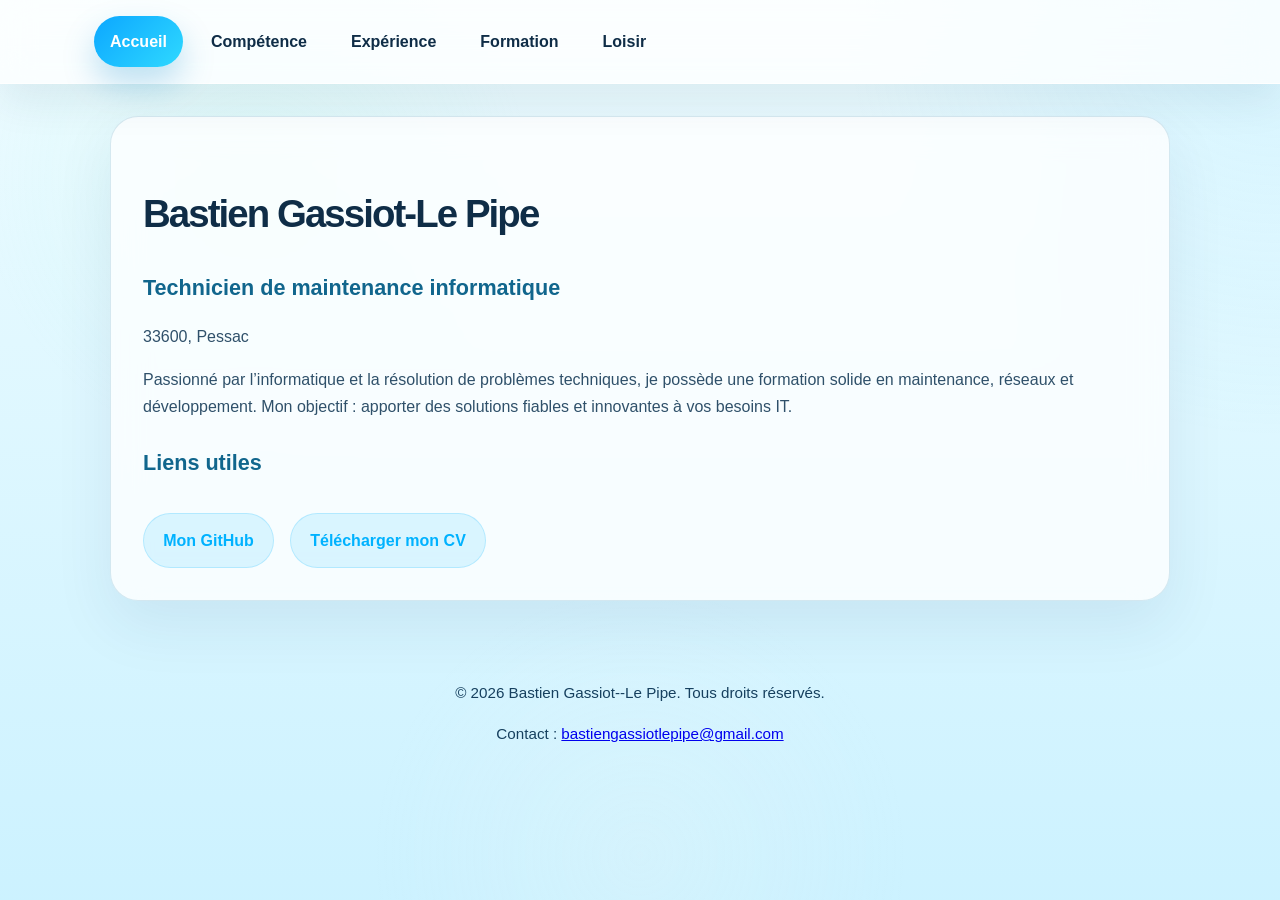
<file: index.html>
<!DOCTYPE html>
<html lang="fr">
<head>
    <meta charset="UTF-8">
    <meta name="viewport" content="width=device-width, initial-scale=1.0">
    <title>Portfolio - Bastien Gassiot-Le Pipe</title>
    <link rel="stylesheet" href="styles.css">
</head>
<body>
    <header>
        <nav>
            <ul>
                <li><a href="index.html" class="active">Accueil</a></li>
                <li><a href="competence.html">Compétence</a></li>
                <li><a href="experience.html">Expérience</a></li>
                <li><a href="formation.html">Formation</a></li>
                <li><a href="loisir.html">Loisir</a></li>
            </ul>
        </nav>
    </header>
    <main>
        <section>
            <h1>Bastien Gassiot-Le Pipe</h1>
            <h2>Technicien de maintenance informatique</h2>

            <p>33600, Pessac</p>

            <p>
                Passionné par l’informatique et la résolution de problèmes techniques,
                je possède une formation solide en maintenance, réseaux et développement.
                Mon objectif : apporter des solutions fiables et innovantes à vos besoins IT.
            </p>

            <h2>Liens utiles</h2>

            <div class="quick-links">
                <a href="https://github.com/bgassiot" target="_blank">
                    Mon GitHub
                </a>

                <a href="CV.pdf" download>
                    Télécharger mon CV
                </a>
            </div>
        </section>
    </main>
    <footer>
        <p>&copy; 2026 Bastien Gassiot--Le Pipe. Tous droits réservés.</p>

        <p>
            Contact :
            <a href="mailto:tonmail@email.fr">
                bastiengassiotlepipe@gmail.com
            </a>
        </p>
    </footer>
</body>
</html>
</file>
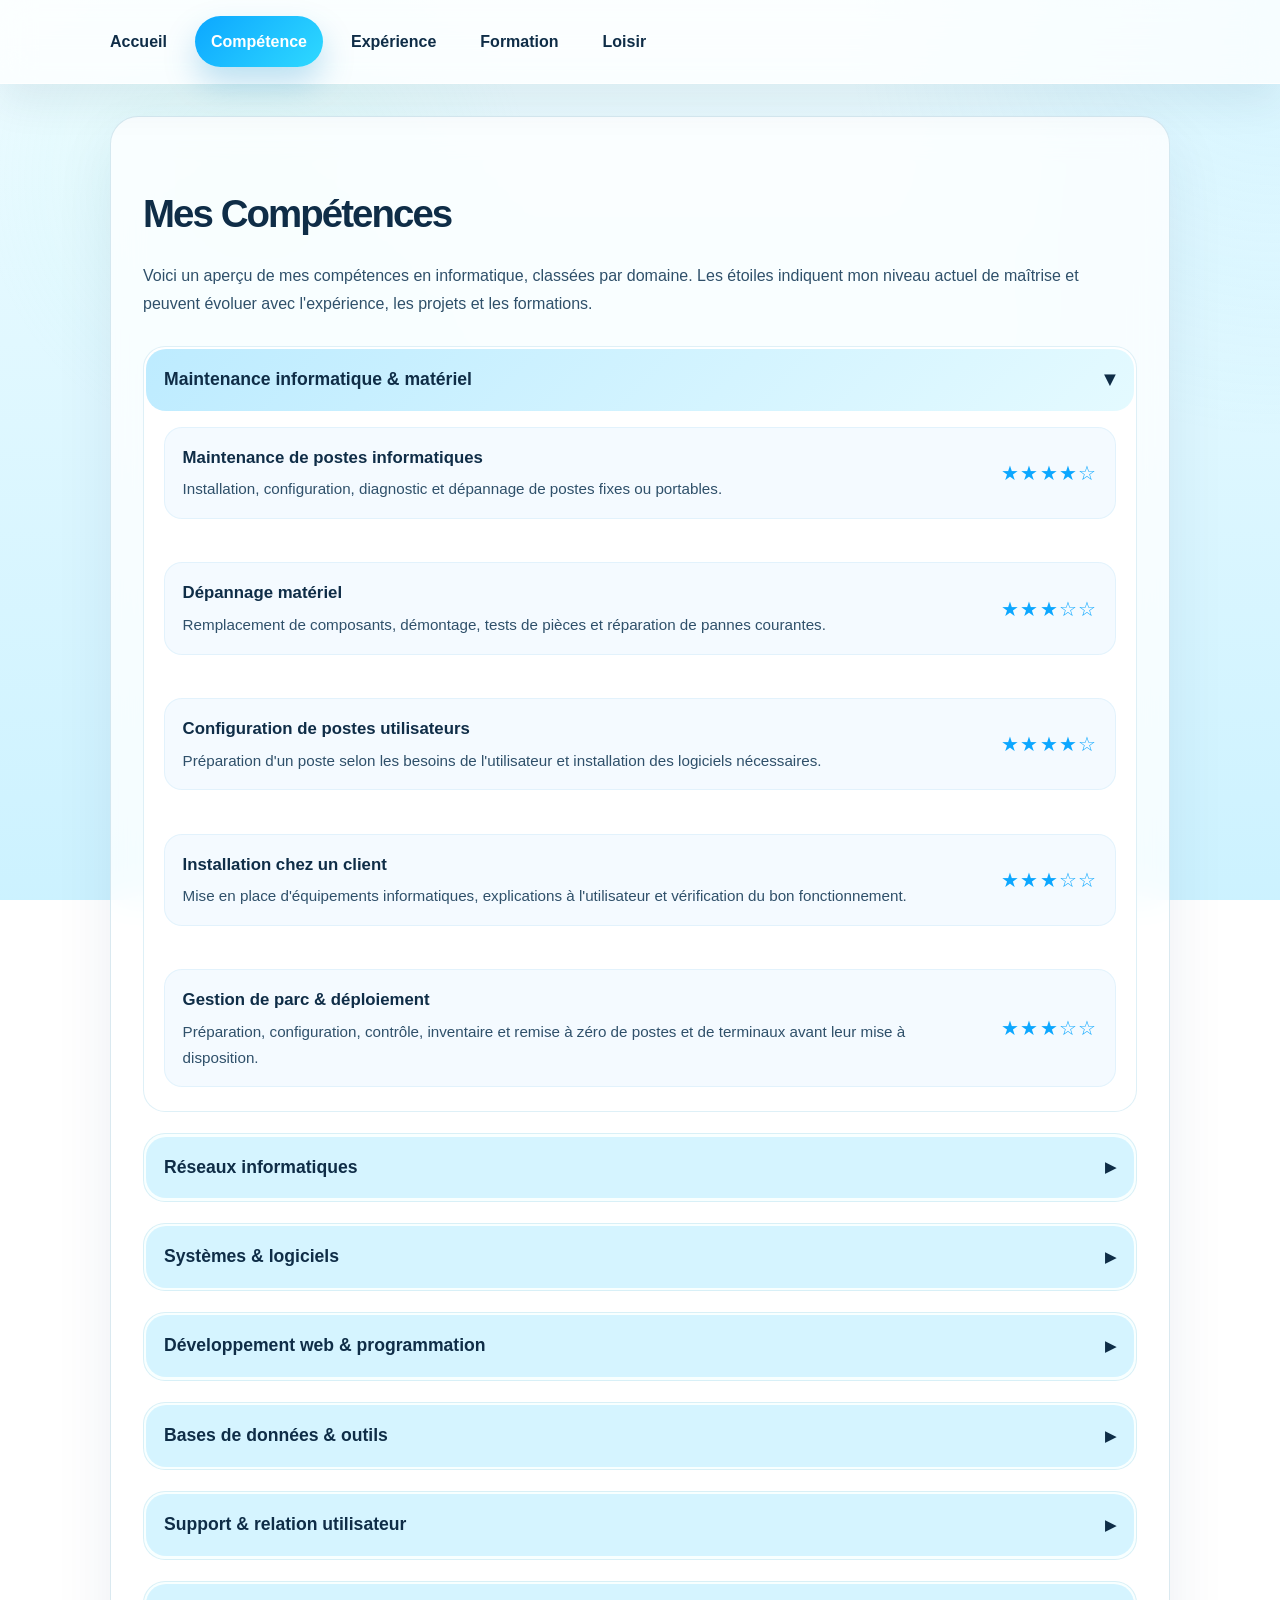
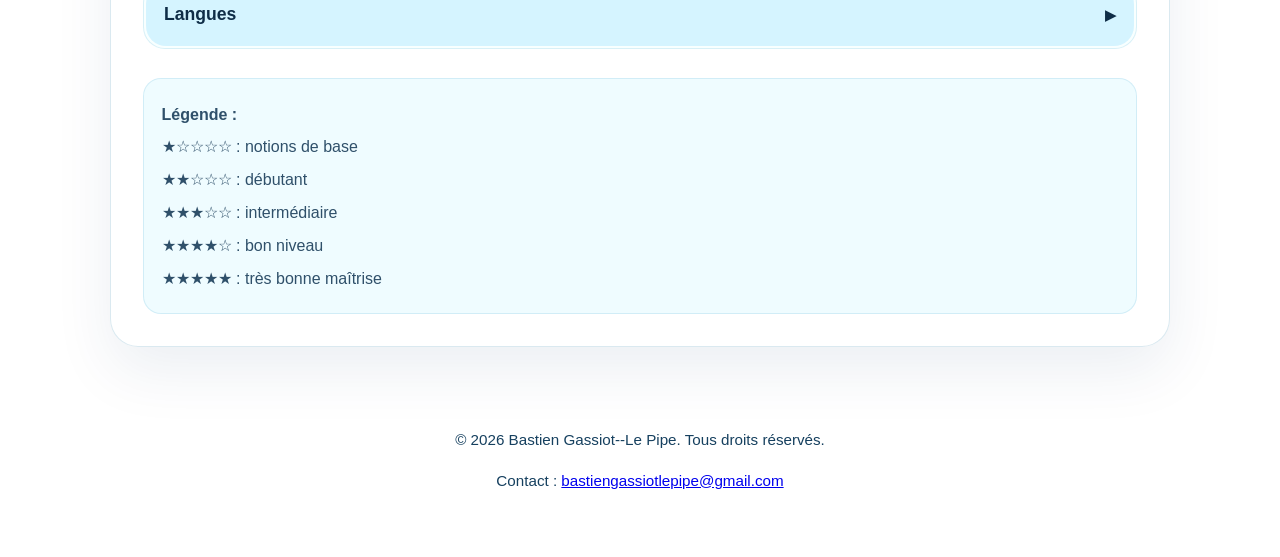
<file: competence.html>
<!DOCTYPE html>
<html lang="fr">
<head>
    <meta charset="UTF-8">
    <meta name="viewport" content="width=device-width, initial-scale=1.0">
    <title>Compétences - Bastien Gassiot-Le Pipe</title>
    <link rel="stylesheet" href="styles.css">
</head>
<body>
    <header>
        <nav>
            <ul>
                <li><a href="index.html">Accueil</a></li>
                <li><a href="competence.html" class="active">Compétence</a></li>
                <li><a href="experience.html">Expérience</a></li>
                <li><a href="formation.html">Formation</a></li>
                <li><a href="loisir.html">Loisir</a></li>
            </ul>
        </nav>
    </header>

    <main>
        <section>
            <h1>Mes Compétences</h1>

            <p class="intro-competences">
                Voici un aperçu de mes compétences en informatique, classées par domaine. Les étoiles indiquent mon niveau actuel de maîtrise et peuvent évoluer avec l'expérience, les projets et les formations.
            </p>

            <details open>
                <summary>Maintenance informatique & matériel</summary>

                <div class="competence-category">
                    <article class="skill-card">
                        <div>
                            <h3>Maintenance de postes informatiques</h3>
                            <p>Installation, configuration, diagnostic et dépannage de postes fixes ou portables.</p>
                        </div>
                        <div class="stars" aria-label="Niveau à modifier">★★★★☆</div>
                    </article>

                    <article class="skill-card">
                        <div>
                            <h3>Dépannage matériel</h3>
                            <p>Remplacement de composants, démontage, tests de pièces et réparation de pannes courantes.</p>
                        </div>
                        <div class="stars" aria-label="Niveau à modifier">★★★☆☆</div>
                    </article>

                    <article class="skill-card">
                        <div>
                            <h3>Configuration de postes utilisateurs</h3>
                            <p>Préparation d'un poste selon les besoins de l'utilisateur et installation des logiciels nécessaires.</p>
                        </div>
                        <div class="stars" aria-label="Niveau à modifier">★★★★☆</div>
                    </article>

                    <article class="skill-card">
                        <div>
                            <h3>Installation chez un client</h3>
                            <p>Mise en place d'équipements informatiques, explications à l'utilisateur et vérification du bon fonctionnement.</p>
                        </div>
                        <div class="stars" aria-label="Niveau à modifier">★★★☆☆</div>
                    </article>

                    <article class="skill-card">
                        <div>
                            <h3>Gestion de parc & déploiement</h3>
                            <p>Préparation, configuration, contrôle, inventaire et remise à zéro de postes et de terminaux avant leur mise à disposition.</p>
                        </div>
                        <div class="stars" aria-label="Niveau intermédiaire">★★★☆☆</div>
                    </article>
                </div>
            </details>

            <details>
                <summary>Réseaux informatiques</summary>

                <div class="competence-category">
                    <article class="skill-card">
                        <div>
                            <h3>Câblage réseau</h3>
                            <p>Réalisation, test et organisation de câbles RJ45, brassage, switchs et routeurs.</p>
                        </div>
                        <div class="stars" aria-label="Niveau à modifier">★★☆☆☆</div>
                    </article>

                    <article class="skill-card">
                        <div>
                            <h3>Configuration réseau de base</h3>
                            <p>Paramétrage IP, DNS, connexion au domaine et résolution de problèmes réseau courants.</p>
                        </div>
                        <div class="stars" aria-label="Niveau à modifier">★★☆☆☆</div>
                    </article>

                    <article class="skill-card">
                        <div>
                            <h3>Analyse de problèmes réseau</h3>
                            <p>Identification des causes possibles d'une panne réseau et recherche de solutions adaptées.</p>
                        </div>
                        <div class="stars" aria-label="Niveau à modifier">★★☆☆☆</div>
                    </article>
                </div>
            </details>

            <details>
                <summary>Systèmes & logiciels</summary>

                <div class="competence-category">
                    <article class="skill-card">
                        <div>
                            <h3>Windows</h3>
                            <p>Installation, configuration, dépannage, gestion des paramètres système et support utilisateur.</p>
                        </div>
                        <div class="stars" aria-label="Niveau à modifier">★★★★☆</div>
                    </article>

                    <article class="skill-card">
                        <div>
                            <h3>Linux</h3>
                            <p>Utilisation, configuration de base, terminal, installation de logiciels et résolution de problèmes courants.</p>
                        </div>
                        <div class="stars" aria-label="Niveau à modifier">★★★☆☆</div>
                    </article>

                    <article class="skill-card">
                        <div>
                            <h3>Suite bureautique</h3>
                            <p>Utilisation de Microsoft Office et LibreOffice pour la rédaction, les tableaux et la mise en forme de documents.</p>
                        </div>
                        <div class="stars" aria-label="Niveau à modifier">★★★★☆</div>
                    </article>

                    <article class="skill-card">
                        <div>
                            <h3>Apache</h3>
                            <p>Installation et utilisation dans le cadre de projets web et d'environnements de développement.</p>
                        </div>
                        <div class="stars" aria-label="Niveau à modifier">★★★☆☆</div>
                    </article>

                    <article class="skill-card">
                        <div>
                            <h3>Jamf Pro</h3>
                            <p>Enrôlement, gestion, déploiement, mise à jour, effacement et réinitialisation d’iPad.</p>
                        </div>
                        <div class="stars" aria-label="Niveau intermédiaire">★★★☆☆</div>
                    </article>

                    <article class="skill-card">
                        <div>
                            <h3>Microsoft Entra ID & MFA</h3>
                            <p>Accompagnement au déploiement de la double authentification, vérification et validation des configurations utilisateurs.</p>
                        </div>
                        <div class="stars" aria-label="Niveau intermédiaire">★★★☆☆</div>
                    </article>

                    <article class="skill-card">
                        <div>
                            <h3>Proxmox</h3>
                            <p>Déploiement et utilisation de machines virtuelles dans le cadre de projets et de stages.</p>
                        </div>
                        <div class="stars" aria-label="Niveau débutant">★★☆☆☆</div>
                    </article>
                </div>
            </details>

            <details>
                <summary>Développement web & programmation</summary>

                <div class="competence-category">
                    <article class="skill-card">
                        <div>
                            <h3>HTML5</h3>
                            <p>Création de pages web structurées, lisibles et adaptées à différents contenus.</p>
                        </div>
                        <div class="stars" aria-label="Niveau à modifier">★★★★☆</div>
                    </article>

                    <article class="skill-card">
                        <div>
                            <h3>CSS</h3>
                            <p>Mise en forme de pages web, responsive design, couleurs, espacements et amélioration visuelle.</p>
                        </div>
                        <div class="stars" aria-label="Niveau à modifier">★☆☆☆☆</div>
                    </article>

                    <article class="skill-card">
                        <div>
                            <h3>PHP</h3>
                            <p>Création de fonctionnalités côté serveur et interaction avec des bases de données.</p>
                        </div>
                        <div class="stars" aria-label="Niveau à modifier">★★★★☆</div>
                    </article>

                    <article class="skill-card">
                        <div>
                            <h3>Java</h3>
                            <p>Programmation orientée objet, exercices et projets réalisés dans le cadre de la formation.</p>
                        </div>
                        <div class="stars" aria-label="Niveau à modifier">★★☆☆☆</div>
                    </article>

                    <article class="skill-card">
                        <div>
                            <h3>JavaScript</h3>
                            <p>Utilisation pour des projets web et des projets personnels, notamment l'automatisation et les bots Discord.</p>
                        </div>
                        <div class="stars" aria-label="Niveau à modifier">★☆☆☆☆</div>
                    </article>

                    <article class="skill-card">
                        <div>
                            <h3>WinDev & WebDev</h3>
                            <p>Modification d’interfaces, ajout de fonctionnalités, traitement de données et évolution d’applications existantes.</p>
                        </div>
                        <div class="stars" aria-label="Niveau intermédiaire">★★★☆☆</div>
                    </article>

                    <article class="skill-card">
                        <div>
                            <h3>Visual Basic</h3>
                            <p>Modification d’un outil Microsoft Access, correction de requêtes et création de fonctions automatisées.</p>
                        </div>
                        <div class="stars" aria-label="Niveau débutant">★★☆☆☆</div>
                    </article>

                    <article class="skill-card">
                        <div>
                            <h3>Python</h3>
                            <p>Notions de programmation acquises lors de projets d’initiation et d’exercices pratiques.</p>
                        </div>
                        <div class="stars" aria-label="Notions de base">★☆☆☆☆</div>
                    </article>
                </div>
            </details>

            <details>
                <summary>Bases de données & outils</summary>

                <div class="competence-category">
                    <article class="skill-card">
                        <div>
                            <h3>SQL</h3>
                            <p>Création, modification et interrogation de bases de données relationnelles.</p>
                        </div>
                        <div class="stars" aria-label="Niveau à modifier">★★★★☆</div>
                    </article>

                    <article class="skill-card">
                        <div>
                            <h3>MySQL</h3>
                            <p>Gestion de bases de données dans le cadre de projets web et de formation.</p>
                        </div>
                        <div class="stars" aria-label="Niveau à modifier">★★★★☆</div>
                    </article>

                    <article class="skill-card">
                        <div>
                            <h3>Microsoft Access</h3>
                            <p>Modification d'outils existants, requêtes, formulaires et automatisation avec Visual Basic.</p>
                        </div>
                        <div class="stars" aria-label="Niveau à modifier">★★☆☆☆</div>
                    </article>

                    <article class="skill-card">
                        <div>
                            <h3>GitLab</h3>
                            <p>Utilisation pour le suivi de projets, la gestion de versions et le travail organisé sur du code.</p>
                        </div>
                        <div class="stars" aria-label="Niveau à modifier">★★★☆☆</div>
                    </article>
                </div>
            </details>

            <details>
                <summary>Support & relation utilisateur</summary>

                <div class="competence-category">
                    <article class="skill-card">
                        <div>
                            <h3>Support informatique</h3>
                            <p>Assistance aux utilisateurs, diagnostic, résolution de problèmes et accompagnement à distance ou sur site.</p>
                        </div>
                        <div class="stars" aria-label="Niveau à modifier">★★★☆☆</div>
                    </article>

                    <article class="skill-card">
                        <div>
                            <h3>Service client</h3>
                            <p>Écoute du besoin, explications claires, patience et adaptation au niveau technique de l'utilisateur.</p>
                        </div>
                        <div class="stars" aria-label="Niveau à modifier">★☆☆☆☆</div>
                    </article>

                    <article class="skill-card">
                        <div>
                            <h3>Gestion de tickets avec Jira</h3>
                            <p>Suivi de demandes dans Jira, priorisation, documentation des actions et coordination avec les équipes techniques.</p>
                        </div>
                        <div class="stars" aria-label="Niveau à modifier">★★★☆☆</div>
                    </article>
                </div>
            </details>

            <details>
                <summary>Langues</summary>

                <div class="competence-category">
                    <article class="skill-card">
                        <div>
                            <h3>Français</h3>
                            <p>Langue maternelle.</p>
                        </div>
                        <div class="stars" aria-label="Niveau à modifier">★★★★★</div>
                    </article>

                    <article class="skill-card">
                        <div>
                            <h3>Anglais technique</h3>
                            <p>Lecture de documentation technique, compréhension de messages d'erreur et recherche de solutions.</p>
                        </div>
                        <div class="stars" aria-label="Niveau à modifier">★★★★☆</div>
                    </article>
                </div>
            </details>

            <div class="legend">
                <p><strong>Légende :</strong></p>
                <p>★☆☆☆☆ : notions de base</p>
                <p>★★☆☆☆ : débutant</p>
                <p>★★★☆☆ : intermédiaire</p>
                <p>★★★★☆ : bon niveau</p>
                <p>★★★★★ : très bonne maîtrise</p>
            </div>
        </section>
    </main>
    <footer>
        <p>&copy; 2026 Bastien Gassiot--Le Pipe. Tous droits réservés.</p>

        <p>
            Contact :
            <a href="mailto:tonmail@email.fr">
                bastiengassiotlepipe@gmail.com
            </a>
        </p>
    </footer>
</body>
</html>
</file>
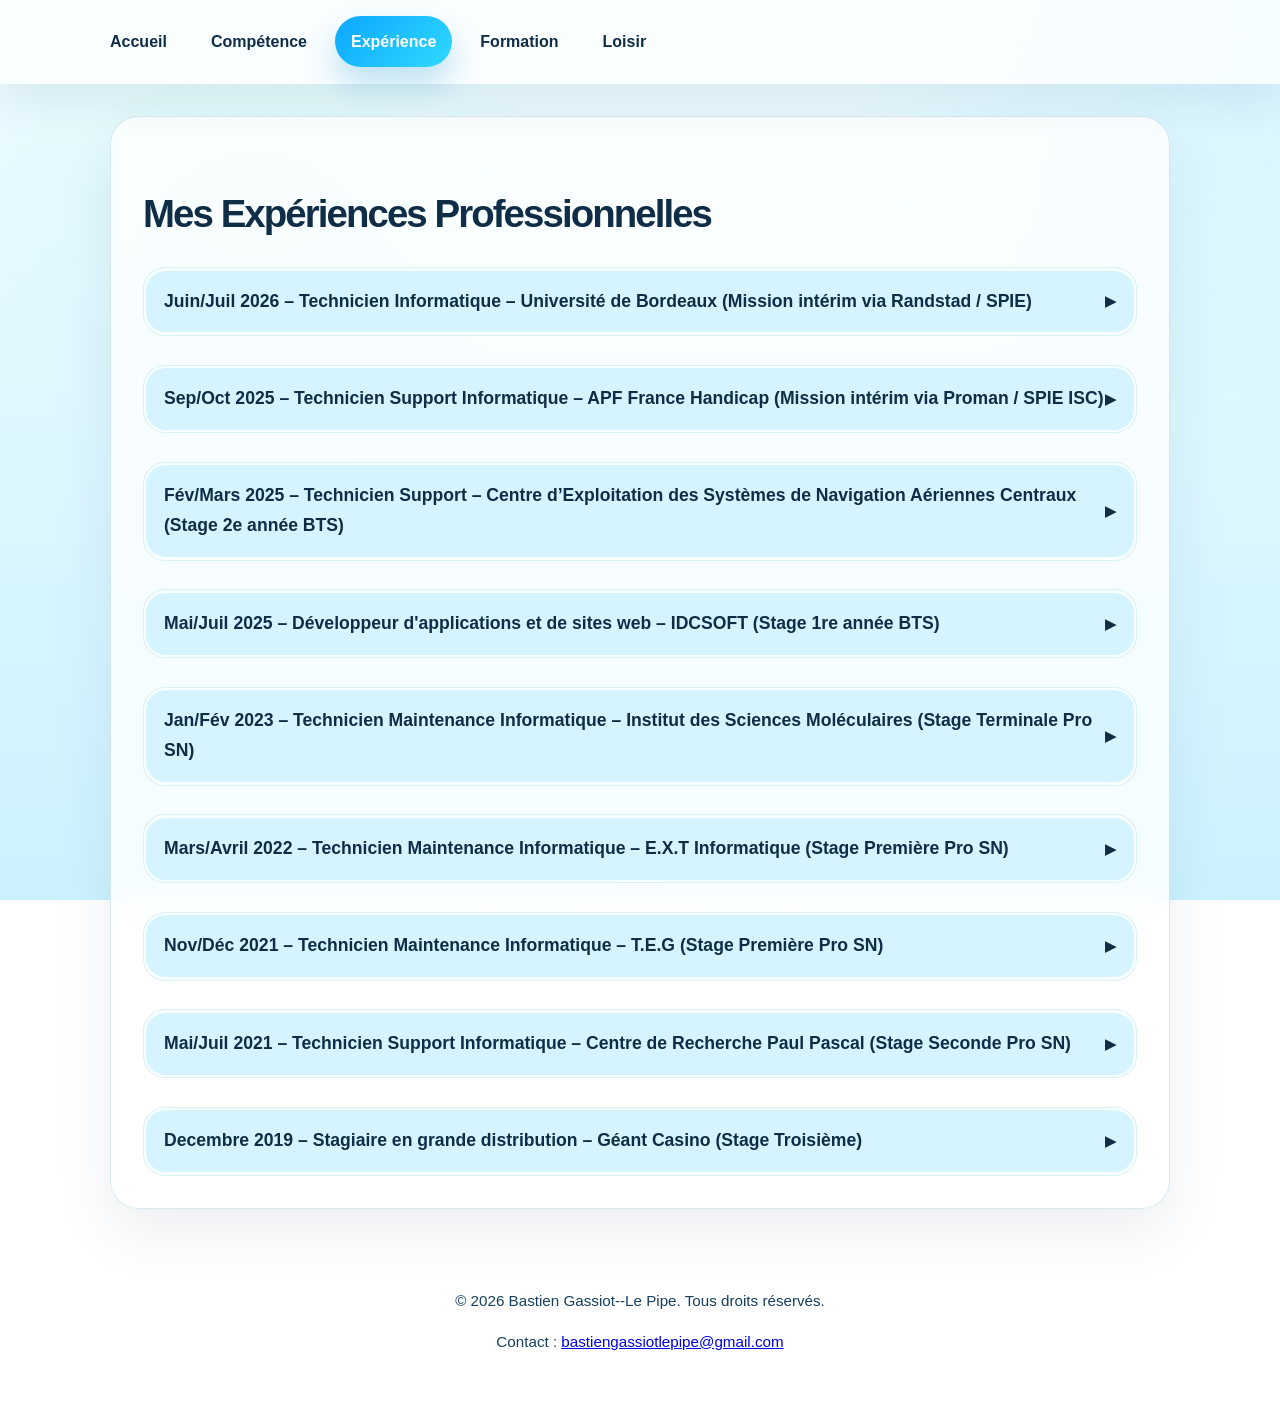
<file: experience.html>
<!DOCTYPE html>
<html lang="fr">
<head>
    <meta charset="UTF-8">
    <meta name="viewport" content="width=device-width, initial-scale=1.0">
    <title>Expériences - Bastien Gassiot-Le Pipe</title>
    <link rel="stylesheet" href="styles.css">
</head>
<body>
    <header>
        <nav>
            <ul>
                <li><a href="index.html">Accueil</a></li>
                <li><a href="competence.html">Compétence</a></li>
                <li><a href="experience.html" class="active">Expérience</a></li>
                <li><a href="formation.html">Formation</a></li>
                <li><a href="loisir.html">Loisir</a></li>
            </ul>
        </nav>
    </header>
    <main>
        <section>
            <h1>Mes Expériences Professionnelles</h1>
            <article>
                <details>
                    <summary>Juin/Juil 2026 – Technicien Informatique – Université de Bordeaux (Mission intérim via Randstad / SPIE)</summary>
                    <ul>
                        <li>Configuration et préparation de nouveaux iPad destinés aux sessions d’examen</li>
                        <li>Enrôlement, gestion et déploiement des appareils à l’aide de Jamf Pro</li>
                        <li>Mise à jour, effacement et réinitialisation des tablettes déjà utilisées</li>
                        <li>Contrôle des configurations et préparation du matériel avant sa mise à disposition</li>
                    </ul>
                </details>
            </article>
            <article>
                <details>
                    <summary>Sep/Oct 2025 – Technicien Support Informatique – APF France Handicap (Mission intérim via Proman / SPIE ISC)</summary>
                    <ul>
                        <li>Gestion et suivi des tickets sur Jira pour la mise en place de la double authentification (MFA) Microsoft via Entra ID</li>
                        <li>Assistance aux utilisateurs à distance et coordination avec les équipes techniques</li>
                        <li>Vérification et validation des configurations MFA sur l’ensemble des sites APF France Handicap</li>
                    </ul>
                </details>
            </article>
            <article>
                <details>
                    <summary>Fév/Mars 2025 – Technicien Support – Centre d’Exploitation des Systèmes de Navigation Aériennes Centraux (Stage 2e année BTS)</summary>
                    <ul>
                        <li>Modification d’un outil Access en Visual Basic lié aux plans de vol</li>
                        <li>Ajout d’un champ</li>
                        <li>Correction de requêtes</li>
                        <li>Création d’une fonction de comparaison automatique</li>
                    </ul>
                </details>
            </article>
            <article>
                <details>
                    <summary>Mai/Juil 2025 – Développeur d'applications et de sites web – IDCSOFT (Stage 1re année BTS)</summary>
                    <ul>
                        <li>Prise en main des environnements Windev et Webdev via un exercice complet (gestion d’utilisateurs, hiérarchies, génération de factures)</li>
                        <li>Participation à des projets réels : modifications d’interfaces et ajout de fonctionnalités</li>
                        <li>Restructuration du système de création de factures par lignes et amélioration du document imprimé</li>
                        <li>Création d’onglets statistiques avec calculs automatiques à partir de champs de saisie</li>
                        <li>Réorganisation et traitement de données financières dans Excel</li>
                        <li>Prise en charge de demandes clients (analyse, modifications, tests et présentation des évolutions)</li>
                        <li>Accompagnement et formation d’un nouveau stagiaire en fin de période</li>
                    </ul>
                </details>
            </article>
            <article>
                <details>
                    <summary>Jan/Fév 2023 – Technicien Maintenance Informatique – Institut des Sciences Moléculaires (Stage Terminale Pro SN)</summary>
                    <ul>
                        <li>Assistance au service informatique pour la maintenance des postes (Windows et Linux)</li>
                        <li>Création d’un site web interne de gestion de switchs</li>
                        <li>Mise en place d’une base de données</li>
                        <li>Déploiement sur machine virtuelle via Proxmox</li>
                    </ul>
                </details>
            </article>
            <article>
                <details>
                    <summary>Mars/Avril 2022 – Technicien Maintenance Informatique – E.X.T Informatique (Stage Première Pro SN)</summary>
                    <ul>
                        <li>Installation de Windows</li>
                        <li>Clonage de disques</li>
                        <li>Remplacement de composants (HDD→SSD, clavier)</li>
                        <li>Réparation de PC fixes et portables</li>
                        <li>Montage de machines</li>
                        <li>Prise de contact avec des clients (appels, conseils, explications)</li>
                    </ul>
                </details>
            </article>
            <article>
                <details>
                    <summary>Nov/Déc 2021 – Technicien Maintenance Informatique – T.E.G (Stage Première Pro SN)</summary>
                    <ul>
                        <li>Réparation de caisses informatiques (remplacement de carte mère, dépannage matériel)</li>
                        <li>Installation de monnayeurs et de caisses tactiles</li>
                        <li>Assistance sur site client (boulangerie, boucherie, etc.)</li>
                        <li>Passage de câbles et préparation de matériel en atelier</li>
                    </ul>
                </details>
            </article>
            <article>
                <details>
                    <summary>Mai/Juil 2021 – Technicien Support Informatique – Centre de Recherche Paul Pascal (Stage Seconde Pro SN)</summary>
                    <ul>
                        <li>Installation et configuration de postes informatiques (Windows) avec paramétrage DNS et intégration au domaine.</li>
                        <li>Mise en place d’un serveur et réalisation de câblages réseau (création, test, réparation et étiquetage de câbles RJ45).</li>
                        <li>Inventaire matériel informatique et assistance à la maintenance du parc (PC fixes et portables).</li>
                        <li>Initiation à la programmation Python (création d’un petit jeu).</li>
                        <li>Réalisation d’une pièce mécanique sur fraiseuse à commande numérique (CAO avec Solidworks, usinage aluminium).</li>
                    </ul>
                </details>
            </article>
            <article>
                <details>
                    <summary>Decembre 2019 – Stagiaire en grande distribution – Géant Casino (Stage Troisième)</summary>
                    <ul>
                        <li>Mise en rayon d'articles</li>
                        <li>Facing (Refaire la présentation des articles d'un rayon)</li>
                        <li>Etiquetage d'articles</li>
                    </ul>
                </details>
            </article>
        </section>
    </main>
    <footer>
        <p>&copy; 2026 Bastien Gassiot--Le Pipe. Tous droits réservés.</p>

        <p>
            Contact :
            <a href="mailto:tonmail@email.fr">
                bastiengassiotlepipe@gmail.com
            </a>
        </p>
    </footer>
</html>
</file>
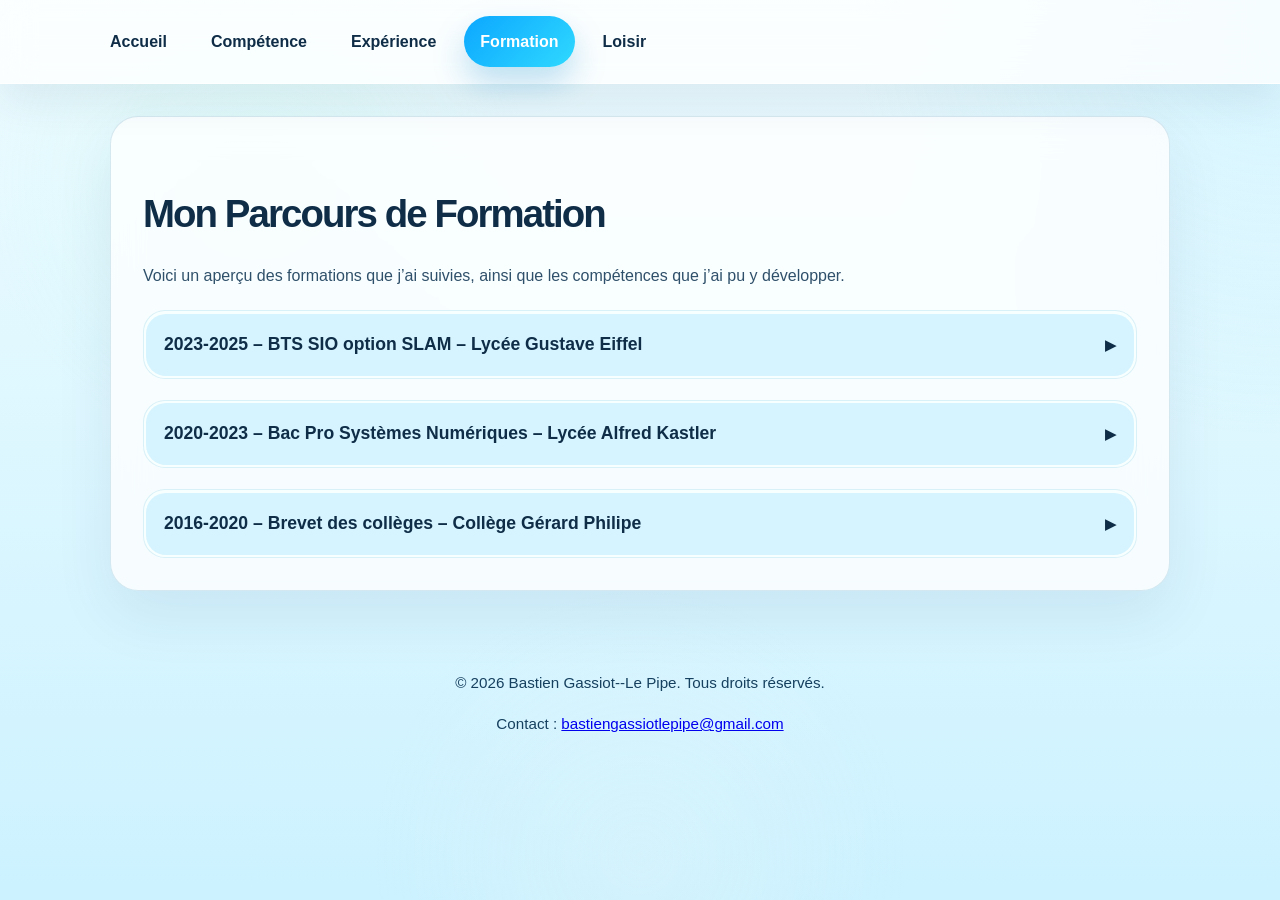
<file: formation.html>
<!DOCTYPE html>
<html lang="fr">
<head>
    <meta charset="UTF-8">
    <meta name="viewport" content="width=device-width, initial-scale=1.0">
    <title>Formation - Bastien Gassiot-Le Pipe</title>
    <link rel="stylesheet" href="styles.css">
</head>
<body>
    <header>
        <nav>
            <ul>
                <li><a href="index.html">Accueil</a></li>
                <li><a href="competence.html">Compétence</a></li>
                <li><a href="experience.html">Expérience</a></li>
                <li><a href="formation.html" class="active">Formation</a></li>
                <li><a href="loisir.html">Loisir</a></li>
            </ul>
        </nav>
    </header>
    <main>
        <section>
            <h1>Mon Parcours de Formation</h1>
            <p>Voici un aperçu des formations que j’ai suivies, ainsi que les compétences que j’ai pu y développer.</p>
            <details>
                <summary>2023-2025 – BTS SIO option SLAM – Lycée Gustave Eiffel</summary>
                <ul>
                    <li>Notions de cybersécurité</li>
                    <li>Programmation : Java, C#, PHP, HTML, CSS, JavaScript</li>
                    <li>Modélisation et gestion de bases de données (MySQL, Access)</li>
                    <li>Créations de site web dynamique, de logiciels et d'applications mobiles</li>
                </ul>
            </details>
            <details>
                <summary>2020-2023 – Bac Pro Systèmes Numériques – Lycée Alfred Kastler</summary>
                <ul>
                    <li>Câblage réseau (switchs, routeurs, brassage)</li>
                    <li>Câblage électrique (prises 2P+T, systèmes domotiques)</li>
                    <li>Systèmes d’accès (digicode, reconnaissance digitale)</li>
                    <li>Assemblage et maintenance de PC</li>
                </ul>
            </details>
            <details>
                <summary>2016-2020 – Brevet des collèges – Collège Gérard Philipe</summary>
                <ul>
                    <li>Bases générales, esprit d’analyse, ouverture culturelle et scientifique.</li>
                </ul>
            </details>
        </section>
    </main>
    <footer>
        <p>&copy; 2026 Bastien Gassiot--Le Pipe. Tous droits réservés.</p>

        <p>
            Contact :
            <a href="mailto:tonmail@email.fr">
                bastiengassiotlepipe@gmail.com
            </a>
        </p>
    </footer>
</body>
</html>
</file>
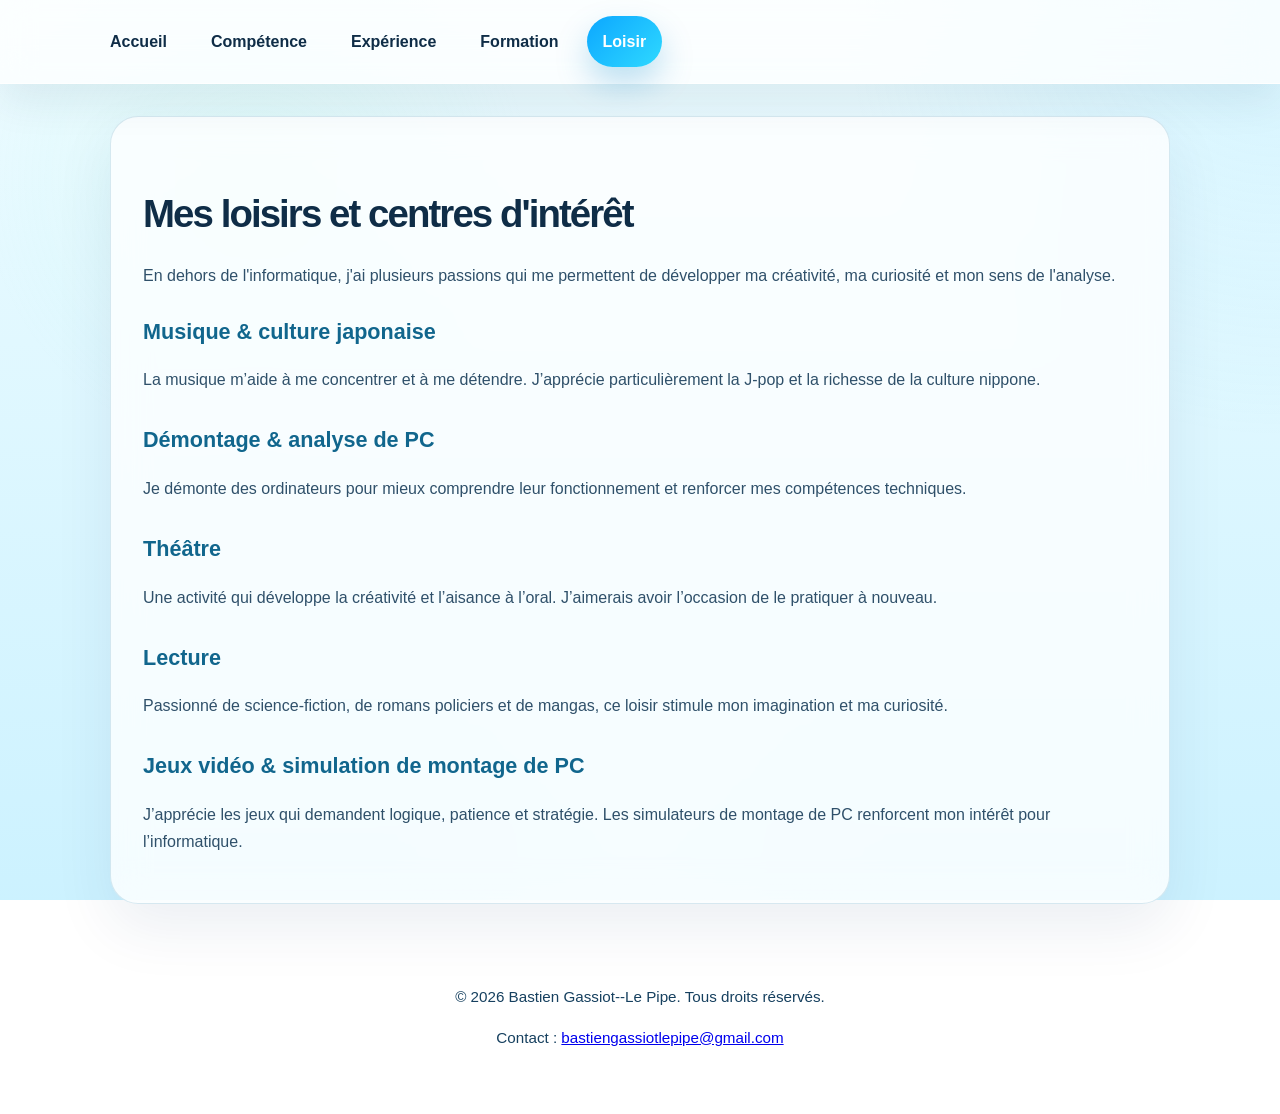
<file: loisir.html>
<!DOCTYPE html>
<html lang="fr">
<head>
    <meta charset="UTF-8">
    <meta name="viewport" content="width=device-width, initial-scale=1.0">
    <title>Loisirs - Bastien Gassiot-Le Pipe</title>
    <link rel="stylesheet" href="styles.css">
</head>
<body>
    <header>
        <nav>
            <ul>
                <li><a href="index.html">Accueil</a></li>
                <li><a href="competence.html">Compétence</a></li>
                <li><a href="experience.html">Expérience</a></li>
                <li><a href="formation.html">Formation</a></li>
                <li><a href="loisir.html" class="active">Loisir</a></li>
            </ul>
        </nav>
    </header>
    <main>
        <section>
            <h1>Mes loisirs et centres d'intérêt</h1>
            <p>En dehors de l'informatique, j'ai plusieurs passions qui me permettent de développer ma créativité, ma curiosité et mon sens de l'analyse.</p>
            <article>
                <h2>Musique & culture japonaise</h2>
                <p>La musique m’aide à me concentrer et à me détendre. J’apprécie particulièrement la J-pop et la richesse de la culture nippone.</p>
            </article>
            <article>
                <h2>Démontage & analyse de PC</h2>
                <p>Je démonte des ordinateurs pour mieux comprendre leur fonctionnement et renforcer mes compétences techniques.</p>
            </article>
            <article>
                <h2>Théâtre</h2>
                <p>Une activité qui développe la créativité et l’aisance à l’oral. J’aimerais avoir l’occasion de le pratiquer à nouveau.</p>
            </article>
            <article>
                <h2>Lecture</h2>
                <p>Passionné de science-fiction, de romans policiers et de mangas, ce loisir stimule mon imagination et ma curiosité.</p>
            </article>
            <article>
                <h2>Jeux vidéo & simulation de montage de PC</h2>
                <p>J’apprécie les jeux qui demandent logique, patience et stratégie. Les simulateurs de montage de PC renforcent mon intérêt pour l’informatique.</p>
            </article>
        </section>
    </main>
    <footer>
        <p>&copy; 2026 Bastien Gassiot--Le Pipe. Tous droits réservés.</p>

        <p>
            Contact :
            <a href="mailto:tonmail@email.fr">
                bastiengassiotlepipe@gmail.com
            </a>
        </p>
    </footer>
</body>
</html>
</file>
<file: styles.css>
:root {
    color-scheme: light;
    font-family: "Segoe UI", Frutiger, "Helvetica Neue", Arial, sans-serif;
    --main-bg: rgba(255, 255, 255, 0.86);
    --panel-bg: rgba(255, 255, 255, 0.78);
    --text: #0f2d47;
    --text-muted: #2f506a;
    --accent: #00b2ff;
    --accent-soft: rgba(0, 178, 255, 0.22);
    --border: rgba(26, 118, 162, 0.16);
    --shadow: 0 24px 60px rgba(13, 52, 96, 0.08);
}

* {
    box-sizing: border-box;
}

html {
    scroll-behavior: smooth;
}

body {
    margin: 0;
    min-height: 100vh;
    color: var(--text);
    background-image:
        linear-gradient(rgba(234, 251, 255, 0.82), rgba(193, 239, 255, 0.82));
    background-size: cover;
    background-position: center;
    background-attachment: fixed;
    background-repeat: no-repeat;
    font-size: 16px;
    line-height: 1.7;
}

body::before {
    content: "";
    position: fixed;
    inset: 0;
    background: radial-gradient(circle at top right, rgba(122, 220, 255, 0.18), transparent 28%),
                radial-gradient(circle at 20% 20%, rgba(178, 255, 224, 0.16), transparent 22%),
                radial-gradient(circle at 50% 95%, rgba(255, 248, 238, 0.14), transparent 25%);
    pointer-events: none;
}

body > * {
    position: relative;
    z-index: 1;
}

header {
    position: sticky;
    top: 0;
    z-index: 5;
    background: rgba(255, 255, 255, 0.76);
    backdrop-filter: blur(16px);
    border-bottom: 1px solid rgba(255, 255, 255, 0.8);
    box-shadow: 0 18px 40px rgba(18, 46, 78, 0.08);
}

nav {
    max-width: 1140px;
    margin: 0 auto;
    padding: 1rem 1.5rem;
}

nav ul {
    display: flex;
    flex-wrap: wrap;
    gap: 0.75rem;
    list-style: none;
    margin: 0;
    padding: 0;
}

nav a {
    display: inline-flex;
    align-items: center;
    justify-content: center;
    padding: 0.75rem 1rem;
    border-radius: 999px;
    text-decoration: none;
    color: var(--text);
    font-weight: 600;
    transition: transform 0.22s ease, background-color 0.22s ease, box-shadow 0.22s ease;
}

nav a:hover,
nav a:focus-visible {
    background: rgba(0, 178, 255, 0.18);
    transform: translateY(-1px);
}

nav a.active {
    color: #ffffff;
    background: linear-gradient(135deg, #0ca7ff 0%, #2fd9ff 100%);
    box-shadow: 0 16px 32px rgba(0, 132, 200, 0.25);
}

main {
    max-width: 1100px;
    margin: 2rem auto 3rem;
    padding: 0 1.25rem;
}

section {
    background: var(--panel-bg);
    border: 1px solid var(--border);
    border-radius: 28px;
    box-shadow: var(--shadow);
    backdrop-filter: blur(18px);
    padding: 2rem;
}

section h1 {
    font-size: clamp(2.4rem, 3vw, 3.6rem);
    margin-bottom: 0.5rem;
    letter-spacing: -0.05em;
}

section h2 {
    font-size: 1.35rem;
    margin: 1.5rem 0 0.85rem;
    color: #11668d;
}

section p,
section li {
    color: var(--text-muted);
}

section p {
    margin-bottom: 1rem;
}

section ul {
    list-style: none;
    padding: 0;
    display: grid;
    gap: 0.85rem;
}

section ul li {
    padding: 1rem 1.1rem;
    border-radius: 18px;
    background: rgba(238, 252, 255, 0.94);
    border: 1px solid rgba(71, 170, 212, 0.18);
}

article + article {
    margin-top: 1.8rem;
}

details {
    border: 1px solid rgba(71, 170, 212, 0.18);
    border-radius: 22px;
    background: rgba(248, 255, 255, 0.95);
    padding: 0.15rem;
    margin-top: 1.3rem;
}

details[open] {
    background: rgba(255, 255, 255, 0.98);
}

summary {
    list-style: none;
    cursor: pointer;
    margin: 0;
    padding: 1rem 1.1rem;
    border-radius: 20px;
    background: rgba(0, 178, 255, 0.14);
    color: #0f2d47;
    font-size: 1.1rem;
    font-weight: 700;
    transition: background 0.22s ease, color 0.22s ease;
    position: relative;
}

summary::-webkit-details-marker {
    display: none;
}

summary::after {
    content: "▶";
    position: absolute;
    right: 1.1rem;
    top: 50%;
    transform: translateY(-50%);
    font-size: 0.9rem;
    color: #0f2d47;
    transition: transform 0.22s ease;
}

details[open] summary::after {
    transform: translateY(-50%) rotate(90deg);
}

summary:hover {
    background: rgba(0, 178, 255, 0.22);
    box-shadow: 0 8px 20px rgba(0, 178, 255, 0.12);
}

details[open] summary {
    background: linear-gradient(135deg, rgba(0, 178, 255, 0.26), rgba(62, 219, 255, 0.14));
}

details ul {
    margin: 0;
    padding: 1rem 1.1rem 1.35rem;
}

details ul li {
    margin: 0.55rem 0;
    padding: 0.8rem 0.95rem;
    border-radius: 16px;
    background: rgba(243, 250, 255, 0.9);
    border: 1px solid rgba(120, 197, 235, 0.14);
}

footer {
    max-width: 1100px;
    margin: 0 auto 2rem;
    padding: 1rem 1.25rem;
    color: #16405f;
    font-size: 0.95rem;
    text-align: center;
}

form {
    display: grid;
    gap: 1.5rem;
    max-width: 600px;
    margin: 0 auto;
}

form div {
    display: flex;
    flex-direction: column;
    gap: 0.5rem;
}

label {
    font-weight: 600;
    color: #0f2d47;
}

input,
textarea {
    padding: 0.75rem;
    border: 1px solid rgba(71, 170, 212, 0.18);
    border-radius: 12px;
    background: rgba(248, 255, 255, 0.95);
    color: var(--text);
    font-family: inherit;
    font-size: 1rem;
    transition: border-color 0.22s ease, box-shadow 0.22s ease;
}

input:focus,
textarea:focus {
    outline: none;
    border-color: var(--accent);
    box-shadow: 0 0 0 3px rgba(0, 178, 255, 0.12);
}

button {
    padding: 0.75rem 1.5rem;
    border: none;
    border-radius: 999px;
    background: linear-gradient(135deg, #0ca7ff 0%, #2fd9ff 100%);
    color: #ffffff;
    font-weight: 600;
    font-size: 1rem;
    cursor: pointer;
    transition: transform 0.22s ease, box-shadow 0.22s ease;
}

button:hover {
    transform: translateY(-2px);
    box-shadow: 0 12px 28px rgba(0, 132, 200, 0.3);
}

section a {
    color: var(--accent);
    text-decoration: none;
    transition: color 0.22s ease;
}

section a:hover {
    color: #0ca7ff;
    text-decoration: underline;
}


/* ===== Page Compétences : cartes avec étoiles ===== */

.intro-competences {
    margin-bottom: 1.8rem;
}

.competence-category {
    display: grid;
    gap: 0.9rem;
    margin: 0;
    padding: 1rem 1.1rem 1.35rem;
}

.skill-card {
    display: grid;
    grid-template-columns: 1fr auto;
    gap: 1rem;
    align-items: center;
    padding: 1rem 1.1rem;
    border-radius: 18px;
    background: rgba(243, 250, 255, 0.9);
    border: 1px solid rgba(120, 197, 235, 0.14);
}

.skill-card h3 {
    margin: 0 0 0.25rem;
    color: #0f2d47;
    font-size: 1.05rem;
}

.skill-card p {
    margin: 0;
    color: var(--text-muted);
    font-size: 0.95rem;
}

.stars {
    min-width: 7.5rem;
    text-align: right;
    color: #0ca7ff;
    font-size: 1.25rem;
    letter-spacing: 0.08rem;
    white-space: nowrap;
}

.legend {
    margin-top: 1.8rem;
    padding: 1rem 1.1rem;
    border-radius: 18px;
    background: rgba(238, 252, 255, 0.94);
    border: 1px solid rgba(71, 170, 212, 0.18);
}

.legend p {
    margin: 0.35rem 0;
}

@media (max-width: 760px) {
    nav {
        padding: 0.9rem 1rem;
    }

    nav ul {
        flex-direction: column;
        align-items: stretch;
    }

    section {
        padding: 1.4rem;
    }

    .skill-card {
        grid-template-columns: 1fr;
    }

    .stars {
        text-align: left;
    }
}

.quick-links {
    display: flex;
    gap: 1rem;
    flex-wrap: wrap;
    margin-top: 2rem;
}

.quick-links a {
    padding: 0.8rem 1.2rem;
    border-radius: 999px;
    background: rgba(0, 178, 255, 0.12);
    border: 1px solid rgba(0, 178, 255, 0.18);
    text-decoration: none;
    font-weight: 600;
}

.quick-links a:hover {
    background: rgba(0, 178, 255, 0.22);
}
</file>
